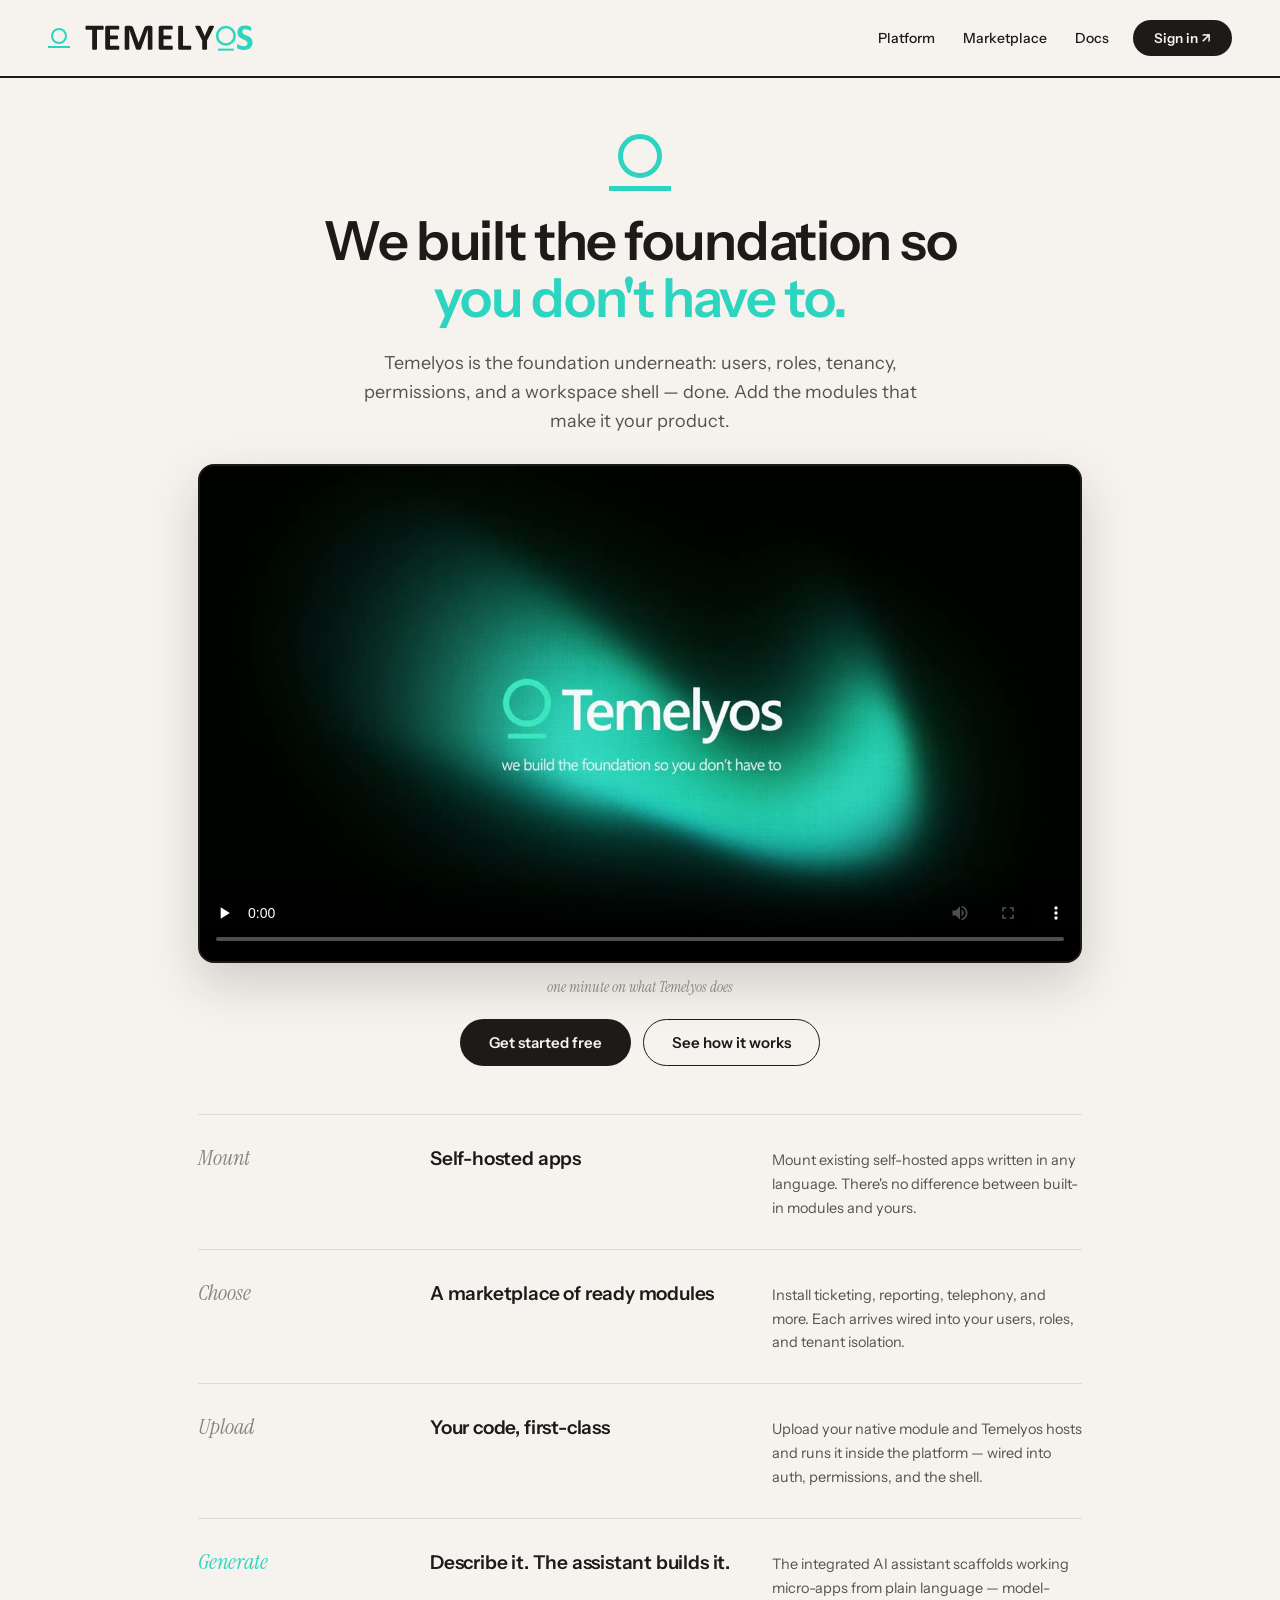
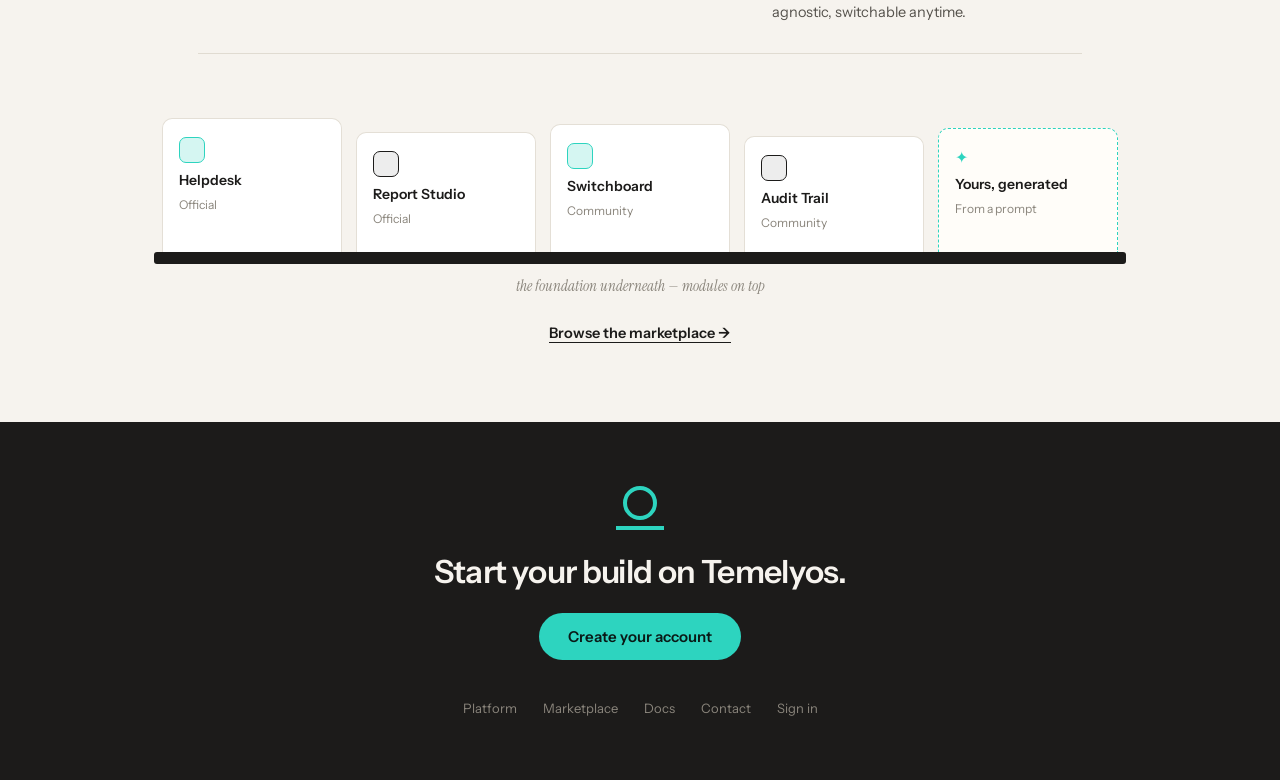
<file: index.html>
<!DOCTYPE html>
<html lang="en">
<head>
<meta charset="utf-8">
<meta name="viewport" content="width=device-width, initial-scale=1">
<link rel="icon" type="image/svg+xml" href="/favicon.svg">
<title>Temelyos — We built the foundation so you don’t have to</title>
<meta name="description" content="Temelyos is the enterprise application foundation: users, roles, tenancy, permissions, and a workspace shell — done. Add the modules that make it your product.">
<link rel="preconnect" href="https://fonts.googleapis.com">
<link href="https://fonts.googleapis.com/css2?family=Instrument+Sans:wght@400;500;600;700&amp;family=Instrument+Serif:ital@0;1&amp;display=swap" rel="stylesheet">
<link rel="stylesheet" href="assets/site.css">
</head>
<body>
<div class="wrap" data-screen-label="Home">

  <!-- nav -->
  <div class="nav">
    <a href="index.html" class="nav-brand">
      <span style="display:flex;flex-direction:column;align-items:center"><span style="width:16px;height:16px;border-radius:50%;border:2.5px solid #2DD4BF;display:block"></span><span style="width:22px;height:2.5px;background:#2DD4BF;display:block;margin-top:2px"></span></span>
      <img id="nav-logo" src="assets/logo-animated.svg" alt="Temelyos" style="height:32px;display:block">
      <script>if(document.referrer.indexOf(location.origin)==0&&performance.getEntriesByType("navigation")[0].type!="reload")document.getElementById("nav-logo").src="assets/logo.svg"</script>
    </a>
    <div class="nav-links">
      <a href="platform.html">Platform</a>
      <a href="marketplace.html">Marketplace</a>
      <a href="docs.html">Docs</a>
    </div>
    <a href="sign-in.html" class="btn btn--dark btn--sm nav-cta">Sign in ↗</a>
  </div>

  <!-- hero -->
  <div class="hero hero--video">
    <div style="display:flex;flex-direction:column;align-items:center">
      <span style="width:44px;height:44px;border-radius:50%;border:5px solid #2DD4BF;display:block"></span>
      <span style="width:62px;height:5px;background:#2DD4BF;display:block;margin-top:8px"></span>
    </div>
    <h1 class="h1 h1--lg" style="max-width:720px">We built the foundation so <span style="color:#2DD4BF">you don't have to.</span></h1>
    <p class="lede" style="max-width:560px">Temelyos is the foundation underneath: users, roles, tenancy, permissions, and a workspace shell — done. Add the modules that make it your product.</p>

    <figure class="hero-video">
      <video controls playsinline preload="none" width="1920" height="1080" onended="this.currentTime = 0"
             poster="assets/explainer-poster.jpg">
        <source src="assets/explainer.mp4" type="video/mp4">
        Your browser can't play this video. <a href="assets/explainer.mp4">Download it instead.</a>
      </video>
    </figure>
    <div class="serif-note" style="font-size:15px;margin-top:-8px">one minute on what Temelyos does</div>

    <div class="hero-actions">
      <a href="sign-in.html#signup" class="btn btn--dark">Get started free</a>
      <a href="platform.html" class="btn btn--outline">See how it works</a>
    </div>
  </div>

  <!-- pillars as rows -->
  <div class="container">
    <div class="pillar">
      <div class="pillar-label">Mount</div>
      <div class="pillar-title">Self-hosted apps</div>
      <div class="pillar-body">Mount existing self-hosted apps written in any language. There's no difference between built-in modules and yours.</div>
    </div>
    <div class="pillar">
      <div class="pillar-label">Choose</div>
      <div class="pillar-title">A marketplace of ready modules</div>
      <div class="pillar-body">Install ticketing, reporting, telephony, and more. Each arrives wired into your users, roles, and tenant isolation.</div>
    </div>
    <div class="pillar">
      <div class="pillar-label">Upload</div>
      <div class="pillar-title">Your code, first-class</div>
      <div class="pillar-body">Upload your native module and Temelyos hosts and runs it inside the platform — wired into auth, permissions, and the shell.</div>
    </div>
    <div class="pillar">
      <div class="pillar-label" style="color:#2DD4BF">Generate</div>
      <div class="pillar-title">Describe it. The assistant builds it.</div>
      <div class="pillar-body">The integrated AI assistant scaffolds working micro-apps from plain language — model-agnostic, switchable anytime.</div>
    </div>
  </div>

  <!-- module shelf sitting ON the baseline -->
  <div class="shelf">
    <div class="shelf-inner">
      <!-- Static fallback; replaced with live catalog modules on load (see script). -->
      <div class="shelf-grid" id="shelf-grid">
        <a class="shelf-card" href="marketplace.html">
          <span class="shelf-icon" style="background:#2DD4BF33;border-color:#2DD4BF"></span>
          <span class="shelf-name">Helpdesk</span>
          <span class="shelf-sub">Official</span>
        </a>
        <a class="shelf-card" href="marketplace.html" style="margin-top:14px">
          <span class="shelf-icon" style="background:#1C1B1A14;border-color:#1C1B1A"></span>
          <span class="shelf-name">Report Studio</span>
          <span class="shelf-sub">Official</span>
        </a>
        <a class="shelf-card" href="marketplace.html" style="margin-top:6px">
          <span class="shelf-icon" style="background:#2DD4BF33;border-color:#2DD4BF"></span>
          <span class="shelf-name">Switchboard</span>
          <span class="shelf-sub">Community</span>
        </a>
        <a class="shelf-card" href="marketplace.html" style="margin-top:18px">
          <span class="shelf-icon" style="background:#1C1B1A14;border-color:#1C1B1A"></span>
          <span class="shelf-name">Audit Trail</span>
          <span class="shelf-sub">Community</span>
        </a>
        <a class="shelf-card shelf-card--gen" href="https://marketplace.temelyos.com/marketplace/builder" style="margin-top:10px">
          <span style="font-size:16px;color:#2DD4BF">✦</span>
          <span class="shelf-name">Yours, generated</span>
          <span class="shelf-sub">From a prompt</span>
        </a>
      </div>
      <div style="height:12px;background:#1C1B1A;border-radius:3px"></div>
      <div class="serif-note" style="margin-top:12px;font-size:15px;text-align:center">the foundation underneath — modules on top</div>
    </div>
    <a href="marketplace.html" style="margin-top:28px;color:#1C1B1A;font-weight:600;font-size:14.5px;text-decoration:underline;text-underline-offset:4px">Browse the marketplace →</a>
  </div>

  <!-- CTA / footer -->
  <div class="cta">
    <div style="display:flex;flex-direction:column;align-items:center">
      <span style="width:34px;height:34px;border-radius:50%;border:4px solid #2DD4BF;display:block"></span>
      <span style="width:48px;height:4px;background:#2DD4BF;display:block;margin-top:6px"></span>
    </div>
    <div class="cta-title">Start your build on Temelyos.</div>
    <a href="sign-in.html#signup" class="btn btn--teal">Create your account</a>
    <div class="footer-links" style="margin-top:18px">
      <a href="platform.html">Platform</a>
      <a href="marketplace.html">Marketplace</a>
      <a href="docs.html">Docs</a>
      <a href="contact.html">Contact</a>
      <a href="sign-in.html">Sign in</a>
    </div>
  </div>
</div>

<script>
// Populate the module shelf from the live marketplace catalog (same source as
// marketplace.html). Progressive enhancement: the static shelf above stays as-is
// if the catalog is empty or unreachable.
(function () {
  var API = 'https://marketplace.temelyos.com';
  var grid = document.getElementById('shelf-grid');
  if (!grid) return;
  var STAGGER = [0, 14, 6, 18, 10];   // the shelf's varied resting heights

  function esc(s) {
    return String(s == null ? '' : s).replace(/[&<>"']/g, function (c) {
      return { '&': '&amp;', '<': '&lt;', '>': '&gt;', '"': '&quot;', "'": '&#39;' }[c];
    });
  }
  function iconHtml(e) {
    return e.icon
      ? '<img class="shelf-icon" src="' + esc(API + e.icon) + '" alt="">'
      : '<span class="shelf-icon" style="background:#2DD4BF33;border-color:#2DD4BF"></span>';
  }
  // marketplace.html opens a module's detail from this slug (see its openFromHash).
  function slug(s) {
    return String(s == null ? '' : s).toLowerCase().replace(/[^a-z0-9]+/g, '-').replace(/^-|-$/g, '');
  }
  function cardHtml(e, i) {
    var cat = (e.categories && e.categories[0]) || '';
    return '<a class="shelf-card" href="marketplace.html#' + esc(slug(e.name)) +
      '" style="margin-top:' + STAGGER[i % STAGGER.length] + 'px">' +
      iconHtml(e) +
      '<span class="shelf-name">' + esc(e.name) + '</span>' +
      '<span class="shelf-sub">' + esc(cat) + '</span>' +
    '</a>';
  }
  function genCard(i) {
    return '<a class="shelf-card shelf-card--gen" href="' + API + '/marketplace/builder' +
      '" style="margin-top:' + STAGGER[i % STAGGER.length] + 'px">' +
      '<span style="font-size:16px;color:#2DD4BF">✦</span>' +
      '<span class="shelf-name">Yours, generated</span>' +
      '<span class="shelf-sub">From a prompt</span>' +
    '</a>';
  }

  fetch(API + '/api/public/marketplace')
    .then(function (r) { if (!r.ok) throw new Error(r.status); return r.json(); })
    .then(function (data) {
      var list = Array.isArray(data) ? data : [];
      if (!list.length) return;                        // empty -> keep the static shelf
      for (var i = list.length - 1; i > 0; i--) {      // Fisher-Yates shuffle
        var j = Math.floor(Math.random() * (i + 1));
        var t = list[i]; list[i] = list[j]; list[j] = t;
      }
      var picks = list.slice(0, 4);                    // up to 4 random modules
      grid.innerHTML = picks.map(cardHtml).join('') + genCard(picks.length);
    })
    .catch(function () { /* unreachable -> keep the static shelf */ });
})();
</script>
</body>
</html>
</file>
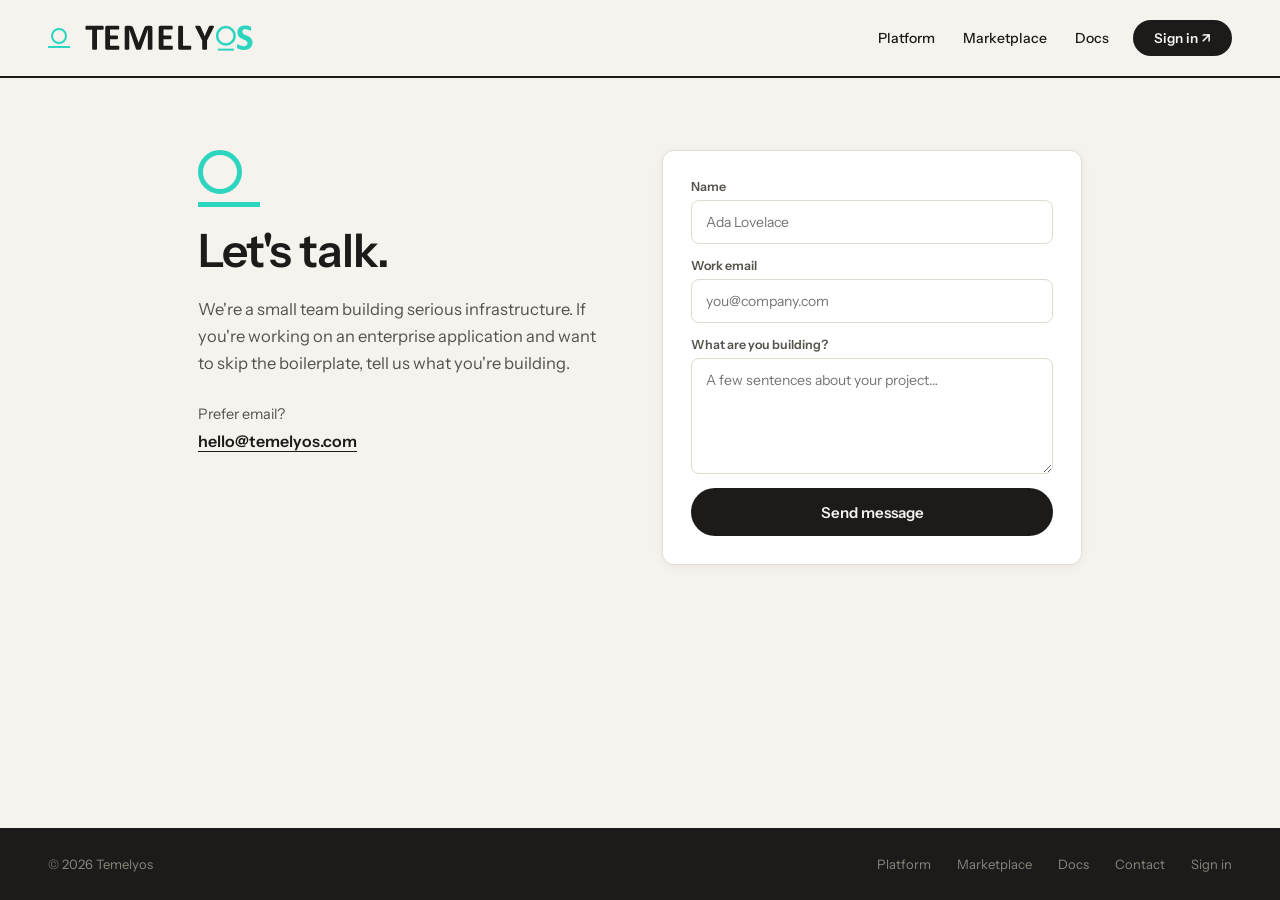
<file: contact.html>
<!DOCTYPE html>
<html lang="en">
<head>
<meta charset="utf-8">
<meta name="viewport" content="width=device-width, initial-scale=1">
<link rel="icon" type="image/svg+xml" href="/favicon.svg">
<title>Contact — Temelyos</title>
<meta name="description" content="Get in touch with the Temelyos team.">
<link rel="preconnect" href="https://fonts.googleapis.com">
<link href="https://fonts.googleapis.com/css2?family=Instrument+Sans:wght@400;500;600;700&family=Instrument+Serif:ital@0;1&display=swap" rel="stylesheet">
<link rel="stylesheet" href="assets/site.css">
</head>
<body>
<div class="wrap" style="display:flex;flex-direction:column">

  <!-- nav -->
  <div class="nav">
    <a href="index.html" class="nav-brand">
      <span style="display:flex;flex-direction:column;align-items:center"><span style="width:16px;height:16px;border-radius:50%;border:2.5px solid #2DD4BF;display:block"></span><span style="width:22px;height:2.5px;background:#2DD4BF;display:block;margin-top:2px"></span></span>
      <img id="nav-logo" src="assets/logo-animated.svg" alt="Temelyos" style="height:32px;display:block">
      <script>if(document.referrer.indexOf(location.origin)==0&&performance.getEntriesByType("navigation")[0].type!="reload")document.getElementById("nav-logo").src="assets/logo.svg"</script>
    </a>
    <div class="nav-links">
      <a href="platform.html">Platform</a>
      <a href="marketplace.html">Marketplace</a>
      <a href="docs.html">Docs</a>
    </div>
    <a href="sign-in.html" class="btn btn--dark btn--sm nav-cta">Sign in ↗</a>
  </div>

  <!-- body -->
  <div class="container contact-grid" style="flex:1;width:100%;padding-top:72px;padding-bottom:96px">
    <div style="display:flex;flex-direction:column;gap:20px">
      <div style="display:flex;flex-direction:column;align-items:flex-start">
        <span style="width:44px;height:44px;border-radius:50%;border:5px solid #2DD4BF;display:block"></span>
        <span style="width:62px;height:5px;background:#2DD4BF;display:block;margin-top:8px"></span>
      </div>
      <h1 class="h1">Let's talk.</h1>
      <p class="lede" style="font-size:16.5px;line-height:1.65;max-width:420px">We're a small team building serious infrastructure. If you're working on an enterprise application and want to skip the boilerplate, tell us what you're building.</p>
      <div style="display:flex;flex-direction:column;gap:8px;margin-top:8px">
        <div style="font-size:14.5px;color:#55524C">Prefer email?</div>
        <a href="mailto:hello@temelyos.com" style="font-size:16px;font-weight:600;color:#1C1B1A;text-decoration:underline;text-underline-offset:4px">hello@temelyos.com</a>
      </div>
    </div>

    <div>
      <div id="sent-view" class="card" style="display:none;padding:48px 32px;flex-direction:column;align-items:center;gap:14px;text-align:center">
        <span style="width:34px;height:34px;border-radius:50%;border:4px solid #2DD4BF;display:block"></span>
        <div style="font-size:22px;font-weight:600;letter-spacing:-.01em">Message sent.</div>
        <div style="font-size:14.5px;line-height:1.6;color:#55524C">Thanks for reaching out — we'll get back to you within a business day.</div>
        <span onclick="showForm(true)" style="font-size:13.5px;font-weight:600;text-decoration:underline;text-underline-offset:3px;cursor:pointer;margin-top:6px">Send another</span>
      </div>
      <form id="form-view" class="card" style="padding:28px;display:flex;flex-direction:column;gap:14px">
        <input type="hidden" name="access_key" value="fa11792c-8e5b-43f2-8f6b-77caa95dc113">
        <input type="hidden" name="subject" value="New contact form message — temelyos.com">
        <!-- honeypot: bots fill it, humans never see it -->
        <input type="checkbox" name="botcheck" style="display:none" tabindex="-1" autocomplete="off">
        <div class="field">
          <label>Name</label>
          <input class="input" name="name" placeholder="Ada Lovelace" required>
        </div>
        <div class="field">
          <label>Work email</label>
          <input class="input" name="email" type="email" placeholder="you@company.com" required>
        </div>
        <div class="field">
          <label>What are you building?</label>
          <textarea class="textarea" name="message" placeholder="A few sentences about your project…" rows="5" required></textarea>
        </div>
        <div id="form-error" style="display:none;font-size:13.5px;line-height:1.5;color:#B4361E"></div>
        <button type="submit" class="btn btn--dark" style="width:100%;height:48px">Send message</button>
      </form>
    </div>
  </div>

  <!-- footer -->
  <div class="site-footer">
    <div style="font-size:13px;color:#8A857C">© 2026 Temelyos</div>
    <div class="footer-links">
      <a href="platform.html">Platform</a>
      <a href="marketplace.html">Marketplace</a>
      <a href="docs.html">Docs</a>
      <a href="contact.html">Contact</a>
      <a href="sign-in.html">Sign in</a>
    </div>
  </div>
</div>

<script>
function showForm(show) {
  document.getElementById('form-view').style.display = show ? 'flex' : 'none';
  document.getElementById('sent-view').style.display = show ? 'none' : 'flex';
}

document.getElementById('form-view').addEventListener('submit', function (e) {
  e.preventDefault();
  var form = this, btn = form.querySelector('button'), err = document.getElementById('form-error');
  btn.disabled = true;
  btn.textContent = 'Sending…';
  err.style.display = 'none';
  fetch('https://api.web3forms.com/submit', { method: 'POST', body: new FormData(form) })
    .then(function (r) { return r.json(); })
    .then(function (data) {
      // a rejected submission comes back 200 with success:false, so check the body not the status
      if (!data.success) throw new Error(data.message);
      form.reset();
      showForm(false);
    })
    .catch(function (e) {
      // ponytail: no retry — the message stays in the form so nothing typed is lost
      console.error('contact form:', e.message);
      err.textContent = 'Something went wrong. Please email hello@temelyos.com directly.';
      err.style.display = 'block';
    })
    .then(function () { btn.disabled = false; btn.textContent = 'Send message'; });
});
</script>
</body>
</html>
</file>
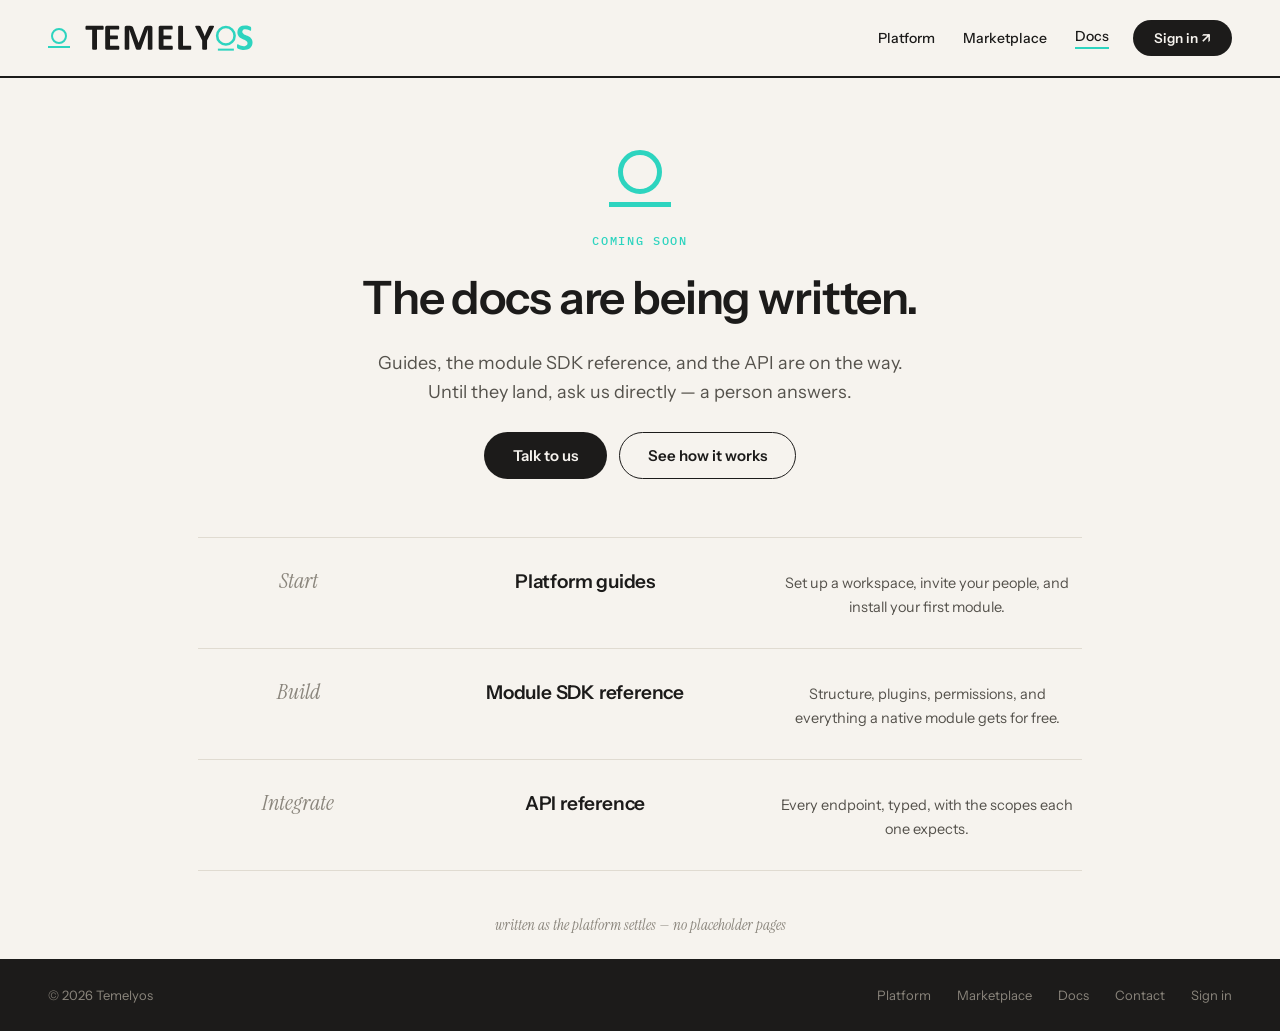
<file: docs.html>
<!DOCTYPE html>
<html lang="en">
<head>
<meta charset="utf-8">
<meta name="viewport" content="width=device-width, initial-scale=1">
<link rel="icon" type="image/svg+xml" href="/favicon.svg">
<title>Docs — Temelyos</title>
<meta name="description" content="The Temelyos documentation is being written: platform guides, the module SDK reference, and the API. Talk to us in the meantime.">
<link rel="preconnect" href="https://fonts.googleapis.com">
<link href="https://fonts.googleapis.com/css2?family=Instrument+Sans:wght@400;500;600;700&family=Instrument+Serif:ital@0;1&family=IBM+Plex+Mono:wght@400;500&display=swap" rel="stylesheet">
<link rel="stylesheet" href="assets/site.css">
</head>
<body>
<div class="wrap" data-screen-label="Docs" style="display:flex;flex-direction:column">

  <!-- nav -->
  <div class="nav">
    <a href="index.html" class="nav-brand">
      <span style="display:flex;flex-direction:column;align-items:center"><span style="width:16px;height:16px;border-radius:50%;border:2.5px solid #2DD4BF;display:block"></span><span style="width:22px;height:2.5px;background:#2DD4BF;display:block;margin-top:2px"></span></span>
      <img id="nav-logo" src="assets/logo-animated.svg" alt="Temelyos" style="height:32px;display:block">
      <script>if(document.referrer.indexOf(location.origin)==0&&performance.getEntriesByType("navigation")[0].type!="reload")document.getElementById("nav-logo").src="assets/logo.svg"</script>
    </a>
    <div class="nav-links">
      <a href="platform.html">Platform</a>
      <a href="marketplace.html">Marketplace</a>
      <a href="docs.html" class="is-active">Docs</a>
    </div>
    <a href="sign-in.html" class="btn btn--dark btn--sm nav-cta">Sign in ↗</a>
  </div>

  <!-- hero -->
  <div class="hero" style="flex:1;padding-bottom:24px">
    <div style="display:flex;flex-direction:column;align-items:center">
      <span style="width:44px;height:44px;border-radius:50%;border:5px solid #2DD4BF;display:block"></span>
      <span style="width:62px;height:5px;background:#2DD4BF;display:block;margin-top:8px"></span>
    </div>
    <span class="eyebrow eyebrow--teal">COMING SOON</span>
    <h1 class="h1" style="max-width:640px">The docs are being written.</h1>
    <p class="lede" style="max-width:540px">Guides, the module SDK reference, and the API are on the way. Until they land, ask us directly — a person answers.</p>
    <div class="hero-actions">
      <a href="contact.html" class="btn btn--dark">Talk to us</a>
      <a href="platform.html" class="btn btn--outline">See how it works</a>
    </div>

    <div class="container" style="width:100%;margin-top:32px">
      <div class="pillar">
        <div class="pillar-label">Start</div>
        <div class="pillar-title">Platform guides</div>
        <div class="pillar-body">Set up a workspace, invite your people, and install your first module.</div>
      </div>
      <div class="pillar">
        <div class="pillar-label">Build</div>
        <div class="pillar-title">Module SDK reference</div>
        <div class="pillar-body">Structure, plugins, permissions, and everything a native module gets for free.</div>
      </div>
      <div class="pillar">
        <div class="pillar-label">Integrate</div>
        <div class="pillar-title">API reference</div>
        <div class="pillar-body">Every endpoint, typed, with the scopes each one expects.</div>
      </div>
    </div>
    <div class="serif-note" style="font-size:15px;margin-top:18px">written as the platform settles — no placeholder pages</div>
  </div>

  <!-- footer -->
  <div class="site-footer">
    <div style="font-size:13px;color:#8A857C">© 2026 Temelyos</div>
    <div class="footer-links">
      <a href="platform.html">Platform</a>
      <a href="marketplace.html">Marketplace</a>
      <a href="docs.html">Docs</a>
      <a href="contact.html">Contact</a>
      <a href="sign-in.html">Sign in</a>
    </div>
  </div>
</div>
</body>
</html>
</file>
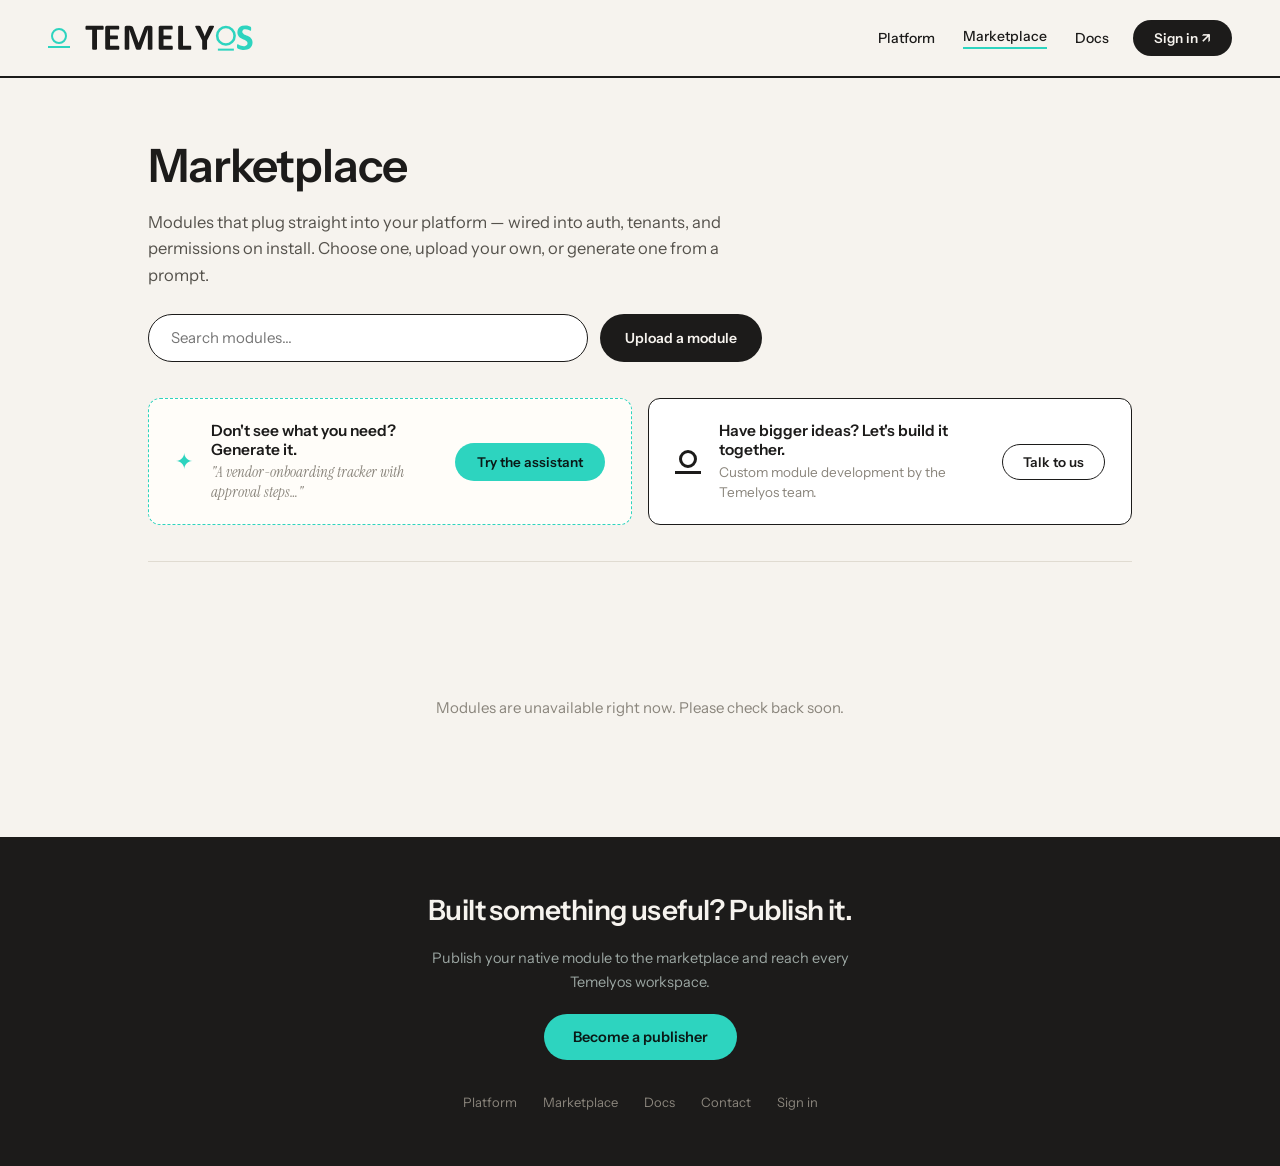
<file: marketplace.html>
<!DOCTYPE html>
<html lang="en">
<head>
<meta charset="utf-8">
<meta name="viewport" content="width=device-width, initial-scale=1">
<link rel="icon" type="image/svg+xml" href="/favicon.svg">
<title>Marketplace — Temelyos</title>
<meta name="description" content="Modules that plug straight into your platform — choose one, upload your own, or generate one from a prompt.">
<link rel="preconnect" href="https://fonts.googleapis.com">
<link href="https://fonts.googleapis.com/css2?family=Instrument+Sans:wght@400;500;600;700&family=Instrument+Serif:ital@0;1&family=IBM+Plex+Mono:wght@400;500&display=swap" rel="stylesheet">
<link rel="stylesheet" href="assets/site.css">
<style>
.chip{padding:8px 16px;border-radius:99px;font-size:13.5px;font-weight:600;cursor:pointer;border:1.5px solid #D8D2C7;background:transparent;color:#55524C;font-family:'Instrument Sans',sans-serif}
.chip.active{background:#1C1B1A;color:#F6F3EE;border-color:#1C1B1A}
.chip:disabled{opacity:.35;cursor:default}
.mcard{background:#FFFFFF;border:1px solid #E4DFD6;border-radius:12px;padding:24px;display:flex;flex-direction:column;gap:12px;transition:border-color .15s,box-shadow .15s}
.mcard:hover{border-color:#1C1B1A;box-shadow:0 6px 18px rgba(28,27,26,.08)}
.viewbtn{font-size:13px;font-weight:600;text-decoration:underline;text-underline-offset:3px;cursor:pointer;background:none;border:none;color:#1C1B1A;font-family:'Instrument Sans',sans-serif;padding:0}
</style>
</head>
<body>
<div class="wrap">

  <!-- nav -->
  <div class="nav">
    <a href="index.html" class="nav-brand">
      <span style="display:flex;flex-direction:column;align-items:center"><span style="width:16px;height:16px;border-radius:50%;border:2.5px solid #2DD4BF;display:block"></span><span style="width:22px;height:2.5px;background:#2DD4BF;display:block;margin-top:2px"></span></span>
      <img id="nav-logo" src="assets/logo-animated.svg" alt="Temelyos" style="height:32px;display:block">
      <script>if(document.referrer.indexOf(location.origin)==0&&performance.getEntriesByType("navigation")[0].type!="reload")document.getElementById("nav-logo").src="assets/logo.svg"</script>
    </a>
    <div class="nav-links">
      <a href="platform.html">Platform</a>
      <a href="marketplace.html" class="is-active">Marketplace</a>
      <a href="docs.html">Docs</a>
    </div>
    <a href="sign-in.html" class="btn btn--dark btn--sm nav-cta">Sign in ↗</a>
  </div>

  <!-- header -->
  <div class="container container--wide" style="padding-top:64px;padding-bottom:36px;display:flex;flex-direction:column;gap:18px">
    <h1 class="h1">Marketplace</h1>
    <p class="lede" style="font-size:16.5px">Modules that plug straight into your platform — wired into auth, tenants, and permissions on install. Choose one, upload your own, or generate one from a prompt.</p>
    <div class="search-row">
      <input id="q" placeholder="Search modules…" style="flex:1;max-width:440px;height:48px;border:1.5px solid #1C1B1A;border-radius:99px;padding:0 22px;font-size:15px;font-family:'Instrument Sans',sans-serif;background:#FFFFFF;color:#1C1B1A;outline:none">
      <a href="sign-in.html#signup" class="btn btn--dark btn--tall" style="font-size:14px">Upload a module</a>
    </div>
  </div>

  <!-- generate + custom build panels -->
  <div class="container container--wide panels" style="padding-bottom:36px">
    <div style="border:1.5px dashed #2DD4BF;background:#FFFDF9;border-radius:12px;padding:22px 26px;display:flex;align-items:center;gap:18px">
      <span style="font-size:22px;color:#2DD4BF;flex:none">✦</span>
      <div style="flex:1;display:flex;flex-direction:column;gap:3px">
        <div style="font-weight:600;font-size:15.5px">Don't see what you need? Generate it.</div>
        <div style="color:#8A857C;font-style:italic;font-family:'Instrument Serif',serif;font-size:15px">"A vendor-onboarding tracker with approval steps…"</div>
      </div>
      <a href="https://marketplace.temelyos.com/marketplace/builder" style="background:#2DD4BF;color:#0A1A17;padding:11px 22px;border-radius:99px;font-weight:600;font-size:13.5px;flex:none;text-decoration:none">Try the assistant</a>
    </div>
    <div style="border:1.5px solid #1C1B1A;background:#FFFFFF;border-radius:12px;padding:22px 26px;display:flex;align-items:center;gap:18px">
      <span style="display:flex;flex-direction:column;align-items:center;flex:none"><span style="width:18px;height:18px;border-radius:50%;border:3px solid #1C1B1A;display:block"></span><span style="width:26px;height:3px;background:#1C1B1A;display:block;margin-top:3px"></span></span>
      <div style="flex:1;display:flex;flex-direction:column;gap:3px">
        <div style="font-weight:600;font-size:15.5px">Have bigger ideas? Let's build it together.</div>
        <div style="font-size:13.5px;color:#8A857C;line-height:1.5">Custom module development by the Temelyos team.</div>
      </div>
      <a href="contact.html" class="btn btn--outline btn--sm" style="font-size:13.5px">Talk to us</a>
    </div>
  </div>

  <!-- filters + grid -->
  <div class="container container--wide" style="padding-bottom:72px;display:flex;flex-direction:column;gap:22px">
    <div id="listTop" style="display:flex;justify-content:space-between;align-items:center;gap:12px;border-top:1px solid #E0DBD1;padding-top:22px;flex-wrap:wrap;scroll-margin-top:20px">
      <div id="chips" style="display:flex;gap:8px;flex-wrap:wrap"></div>
      <div id="count" style="font-size:13px;color:#8A857C"></div>
    </div>

    <!-- Module cards are rendered here from the public marketplace catalog. -->
    <div id="grid" class="module-grid"></div>

    <div id="pager" style="display:flex;gap:8px;justify-content:center;flex-wrap:wrap"></div>

    <div id="status" style="text-align:center;padding:48px;color:#8A857C;font-size:15px">Loading modules…</div>
    <div id="empty" style="display:none;text-align:center;padding:48px;color:#8A857C;font-size:15px">No modules match your search — try the assistant and generate it instead.</div>
  </div>

  <!-- CTA / footer -->
  <div class="cta" style="padding-top:56px;padding-bottom:56px;gap:20px">
    <div class="cta-title" style="font-size:28px">Built something useful? Publish it.</div>
    <div style="font-size:14.5px;color:#9BA6A2;max-width:480px;line-height:1.6">Publish your native module to the marketplace and reach every Temelyos workspace.</div>
    <a href="sign-in.html#signup" class="btn btn--teal" style="padding:13px 28px;font-size:14.5px">Become a publisher</a>
    <div class="footer-links" style="margin-top:14px">
      <a href="platform.html">Platform</a>
      <a href="marketplace.html">Marketplace</a>
      <a href="docs.html">Docs</a>
      <a href="contact.html">Contact</a>
      <a href="sign-in.html">Sign in</a>
    </div>
  </div>

  <!-- module detail modal (populated from the catalog on View) -->
  <div id="modal" style="display:none;position:fixed;inset:0;background:rgba(28,27,26,.55);z-index:50;align-items:center;justify-content:center;padding:24px">
    <div style="background:#FFFFFF;border-radius:16px;max-width:720px;width:100%;max-height:85vh;overflow:auto;padding:32px;box-sizing:border-box;position:relative">
      <button id="modalClose" aria-label="Close" style="position:absolute;top:16px;right:18px;background:none;border:none;font-size:24px;line-height:1;cursor:pointer;color:#8A857C">×</button>
      <div style="display:flex;align-items:center;gap:12px;margin-bottom:8px">
        <span id="modalIcon"></span>
        <span style="font:500 10px 'IBM Plex Mono',monospace;letter-spacing:.06em;padding:4px 9px;border-radius:99px;background:#1C1B1A;color:#F6F3EE">OFFICIAL</span>
        <span id="modalVer" style="font:400 12px 'IBM Plex Mono',monospace;color:#8A857C"></span>
      </div>
      <h2 id="modalTitle" style="margin:6px 0 4px;font-size:26px;font-weight:600;letter-spacing:-.02em"></h2>
      <div id="modalTagline" style="font-size:15px;color:#55524C;margin-bottom:16px"></div>
      <a href="sign-in.html#signup" style="display:inline-flex;align-items:center;background:#1C1B1A;color:#F6F3EE;padding:11px 22px;border-radius:99px;font-weight:600;font-size:14px;text-decoration:none;margin-bottom:20px">Get this module →</a>
      <div id="modalShots" style="display:flex;gap:12px;overflow-x:auto;margin-bottom:18px"></div>
      <div style="font:600 12px 'IBM Plex Mono',monospace;color:#8A857C;letter-spacing:.05em;margin-bottom:6px">ABOUT</div>
      <div id="modalDesc" style="font-size:14.5px;line-height:1.65;color:#1C1B1A;white-space:pre-wrap"></div>
    </div>
  </div>

</div>

<script>
(function () {
  // The app that serves the public catalog. Not deployed yet — pending.
  var API_ORIGIN = 'https://marketplace.temelyos.com';
  var CATALOG_URL = API_ORIGIN + '/api/public/marketplace';

  var grid = document.getElementById('grid');
  var chipsWrap = document.getElementById('chips');
  var q = document.getElementById('q');
  var count = document.getElementById('count');
  var empty = document.getElementById('empty');
  var status = document.getElementById('status');
  var modal = document.getElementById('modal');
  var pager = document.getElementById('pager');

  var all = [];   // fetched catalog entries, each tagged with a stable index `_i`
  var cat = 'All';
  var PAGE = 6;
  var page = 1;

  function esc(s) {
    return String(s == null ? '' : s).replace(/[&<>"']/g, function (c) {
      return { '&': '&amp;', '<': '&lt;', '>': '&gt;', '"': '&quot;', "'": '&#39;' }[c];
    });
  }

  // Catalog media fields are origin-relative paths (e.g. /api/public/marketplace/media/<id>).
  function media(path) { return path ? API_ORIGIN + path : ''; }

  function iconHtml(e, size) {
    var s = size || 34;
    if (e.icon) {
      return '<img src="' + esc(media(e.icon)) + '" alt="" style="width:' + s + 'px;height:' + s +
        'px;border-radius:9px;object-fit:cover;border:1.5px solid #E4DFD6">';
    }
    var letter = (e.name || '?').trim().charAt(0).toUpperCase() || '?';
    return '<span style="width:' + s + 'px;height:' + s +
      'px;border-radius:9px;background:#1C1B1A0F;border:1.5px solid #1C1B1A;display:flex;align-items:center;justify-content:center;font-size:15px;font-weight:600;color:#1C1B1A">' +
      esc(letter) + '</span>';
  }

  function cardHtml(e) {
    var category = (e.categories && e.categories[0]) || '';
    var desc = e.tagline || e.description || '';
    return '' +
      '<div class="mcard">' +
        '<div style="display:flex;justify-content:space-between;align-items:flex-start">' +
          iconHtml(e) +
          '<span style="font:500 10px \'IBM Plex Mono\',monospace;letter-spacing:.06em;padding:4px 9px;border-radius:99px;background:#1C1B1A;color:#F6F3EE;border:1px solid #1C1B1A">OFFICIAL</span>' +
        '</div>' +
        '<div style="display:flex;flex-direction:column;gap:5px">' +
          '<div style="font-weight:600;font-size:17px;letter-spacing:-.01em">' + esc(e.name) + '</div>' +
          (desc ? '<div style="font-size:13.5px;line-height:1.55;color:#55524C">' + esc(desc) + '</div>' : '') +
        '</div>' +
        '<div style="display:flex;justify-content:space-between;align-items:center;margin-top:auto;padding-top:10px;border-top:1px solid #F0EDE6">' +
          '<span style="font:400 11.5px \'IBM Plex Mono\',monospace;color:#8A857C">' + esc(category) + '</span>' +
          '<button class="viewbtn" data-i="' + e._i + '">View</button>' +
        '</div>' +
      '</div>';
  }

  function matches(e) {
    var okCat = cat === 'All' || (e.categories || []).indexOf(cat) !== -1;
    var query = q.value.toLowerCase().trim();
    if (!query) return okCat;
    var text = ((e.name || '') + ' ' + (e.tagline || '') + ' ' + (e.description || '') + ' ' +
      (e.categories || []).join(' ')).toLowerCase();
    return okCat && text.indexOf(query) !== -1;
  }

  // ponytail: every page number is rendered — add ellipsis if the catalog ever passes ~15 pages.
  function pagerHtml(pages) {
    if (pages < 2) return '';
    var html = '<button class="chip" data-page="' + (page - 1) + '"' + (page === 1 ? ' disabled' : '') + '>‹</button>';
    for (var n = 1; n <= pages; n++) {
      html += '<button class="chip' + (n === page ? ' active' : '') + '" data-page="' + n + '">' + n + '</button>';
    }
    return html + '<button class="chip" data-page="' + (page + 1) + '"' + (page === pages ? ' disabled' : '') + '>›</button>';
  }

  function render() {
    var list = all.filter(matches);
    var pages = Math.max(1, Math.ceil(list.length / PAGE));
    if (page > pages) page = pages;
    grid.innerHTML = list.slice((page - 1) * PAGE, page * PAGE).map(cardHtml).join('');
    count.textContent = list.length + (list.length === 1 ? ' module' : ' modules');
    empty.style.display = list.length ? 'none' : 'block';
    pager.innerHTML = pagerHtml(pages);
  }

  // Any filter/search change starts over at page one.
  function apply() { page = 1; render(); }

  function renderChips() {
    var cats = [];
    all.forEach(function (e) {
      (e.categories || []).forEach(function (c) { if (cats.indexOf(c) === -1) cats.push(c); });
    });
    cats.sort();
    var names = ['All'].concat(cats);
    chipsWrap.innerHTML = names.map(function (name) {
      return '<button class="chip' + (name === cat ? ' active' : '') + '" data-cat="' + esc(name) + '">' + esc(name) + '</button>';
    }).join('');
  }

  function openModal(e) {
    document.getElementById('modalIcon').innerHTML = iconHtml(e, 40);
    document.getElementById('modalVer').textContent = e.latestVersion || '';
    document.getElementById('modalTitle').textContent = e.name || '';
    document.getElementById('modalTagline').textContent = e.tagline || '';
    document.getElementById('modalShots').innerHTML = (e.screenshots || []).map(function (p) {
      return '<img src="' + esc(media(p)) + '" alt="" style="height:220px;max-width:100%;border-radius:10px;border:1px solid #E4DFD6;object-fit:cover">';
    }).join('');
    document.getElementById('modalDesc').textContent = e.description || 'No description provided yet.';
    modal.style.display = 'flex';
  }

  function closeModal() {
    modal.style.display = 'none';
    // Drop the deep-link fragment so a refresh or a share doesn't reopen the panel.
    if (location.hash) history.replaceState(null, '', location.pathname + location.search);
  }

  // Homepage shelf cards deep-link here as marketplace.html#<module-slug>.
  function slug(s) {
    return String(s == null ? '' : s).toLowerCase().replace(/[^a-z0-9]+/g, '-').replace(/^-|-$/g, '');
  }
  function openFromHash() {
    var want = slug(decodeURIComponent(location.hash.slice(1)));
    if (!want) return;
    for (var i = 0; i < all.length; i++) {
      if (slug(all[i].name) === want) { openModal(all[i]); return; }
    }
  }

  // --- events (delegated so they survive re-render) ---
  chipsWrap.addEventListener('click', function (ev) {
    var btn = ev.target.closest('.chip');
    if (!btn) return;
    cat = btn.getAttribute('data-cat');
    var cs = chipsWrap.querySelectorAll('.chip');
    for (var i = 0; i < cs.length; i++) cs[i].classList.toggle('active', cs[i] === btn);
    apply();
  });

  grid.addEventListener('click', function (ev) {
    var btn = ev.target.closest('.viewbtn');
    if (!btn) return;
    var e = all[Number(btn.getAttribute('data-i'))];
    if (e) openModal(e);
  });

  pager.addEventListener('click', function (ev) {
    var btn = ev.target.closest('.chip');
    if (!btn || btn.disabled) return;
    page = Number(btn.getAttribute('data-page'));
    render();
    // Top of the list section, so the filters and count stay in view — not the first card's edge.
    document.getElementById('listTop').scrollIntoView({ behavior: 'smooth', block: 'start' });
  });

  q.addEventListener('input', apply);
  document.getElementById('modalClose').addEventListener('click', closeModal);
  modal.addEventListener('click', function (ev) { if (ev.target === modal) closeModal(); });
  document.addEventListener('keydown', function (ev) { if (ev.key === 'Escape') closeModal(); });

  // --- load ---
  fetch(CATALOG_URL)
    .then(function (r) { if (!r.ok) throw new Error(r.status); return r.json(); })
    .then(function (data) {
      all = (Array.isArray(data) ? data : []).map(function (e, i) { e._i = i; return e; });
      status.style.display = 'none';
      renderChips();
      apply();
      openFromHash();
    })
    .catch(function () {
      status.textContent = 'Modules are unavailable right now. Please check back soon.';
      count.textContent = '';
    });
})();
</script>
</body>
</html>
</file>
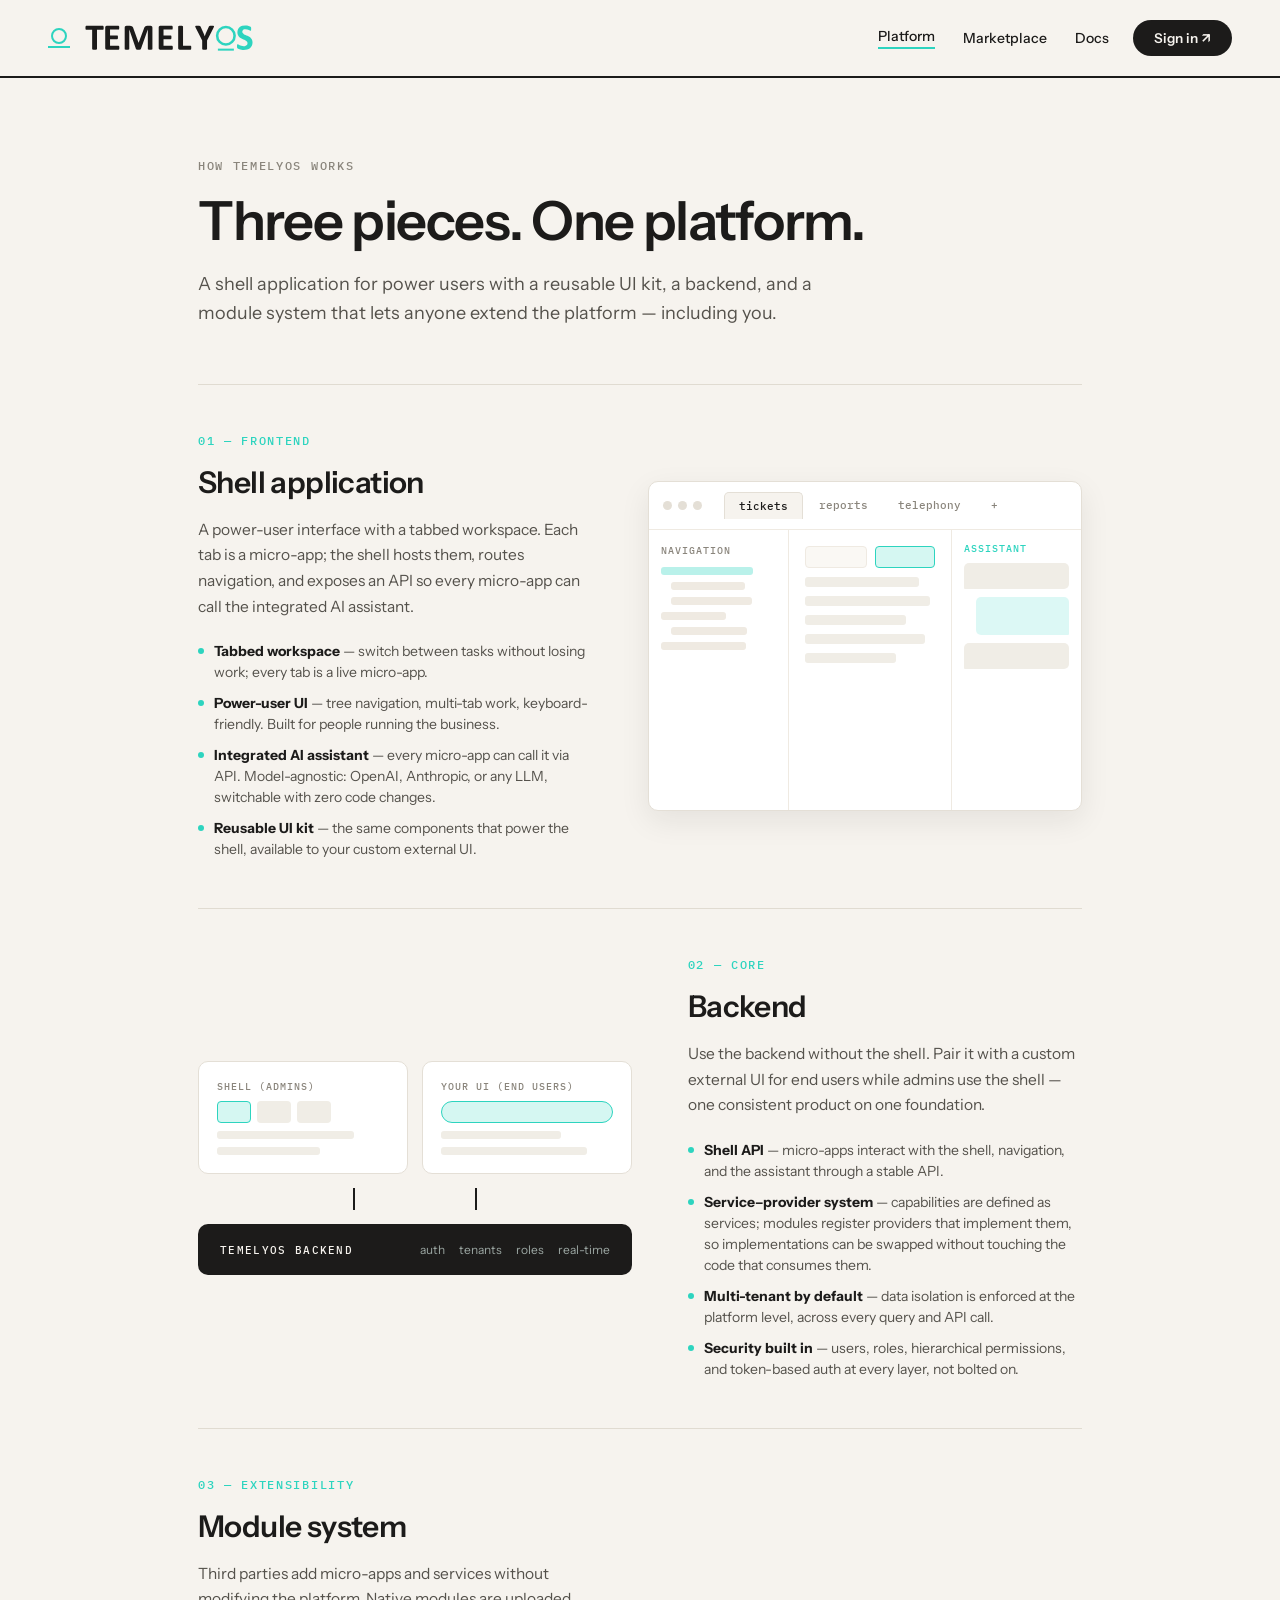
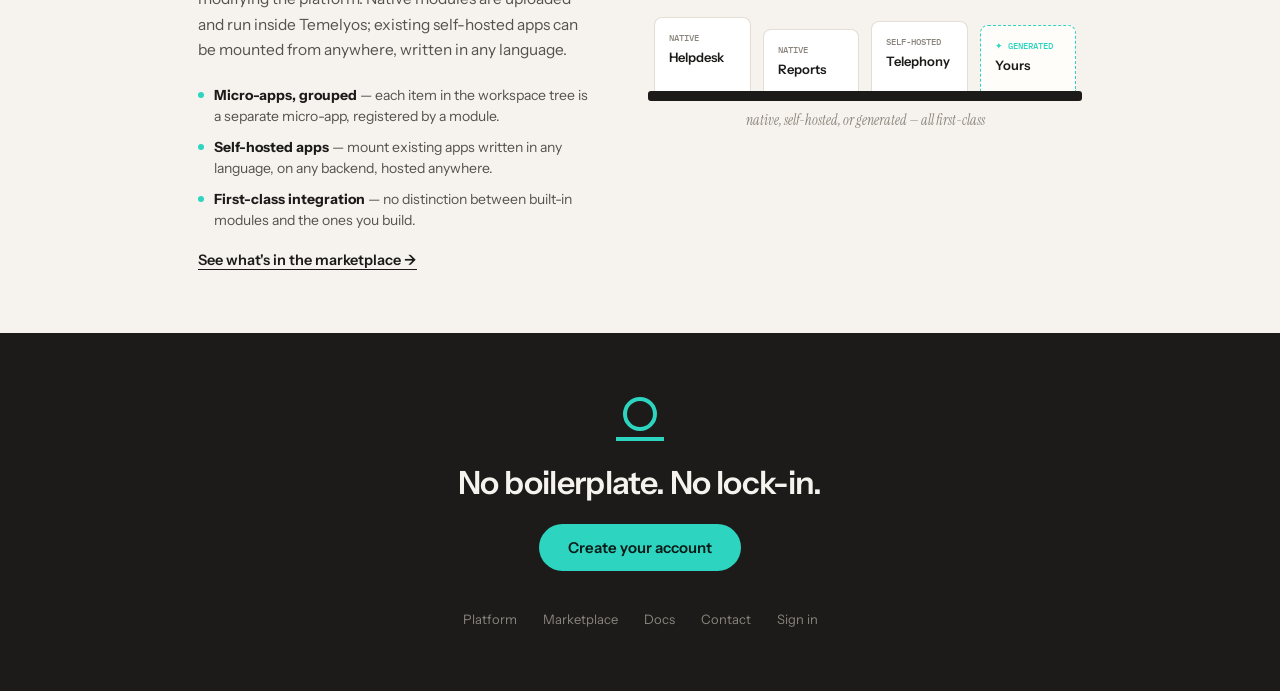
<file: platform.html>
<!DOCTYPE html>
<html lang="en">
<head>
<meta charset="utf-8">
<meta name="viewport" content="width=device-width, initial-scale=1">
<link rel="icon" type="image/svg+xml" href="/favicon.svg">
<title>Platform — Temelyos</title>
<meta name="description" content="How Temelyos works: a shell application for power users with a reusable UI kit, a backend, and a module system.">
<link rel="preconnect" href="https://fonts.googleapis.com">
<link href="https://fonts.googleapis.com/css2?family=Instrument+Sans:wght@400;500;600;700&amp;family=Instrument+Serif:ital@0;1&amp;family=IBM+Plex+Mono:wght@400;500&amp;display=swap" rel="stylesheet">
<link rel="stylesheet" href="assets/site.css">
</head>
<body>
<div class="wrap" data-screen-label="Platform">

  <!-- nav -->
  <div class="nav">
    <a href="index.html" class="nav-brand">
      <span style="display:flex;flex-direction:column;align-items:center"><span style="width:16px;height:16px;border-radius:50%;border:2.5px solid #2DD4BF;display:block"></span><span style="width:22px;height:2.5px;background:#2DD4BF;display:block;margin-top:2px"></span></span>
      <img id="nav-logo" src="assets/logo-animated.svg" alt="Temelyos" style="height:32px;display:block">
      <script>if(document.referrer.indexOf(location.origin)==0&&performance.getEntriesByType("navigation")[0].type!="reload")document.getElementById("nav-logo").src="assets/logo.svg"</script>
    </a>
    <div class="nav-links">
      <a href="platform.html" class="is-active">Platform</a>
      <a href="marketplace.html">Marketplace</a>
      <a href="docs.html">Docs</a>
    </div>
    <a href="sign-in.html" class="btn btn--dark btn--sm nav-cta">Sign in ↗</a>
  </div>

  <!-- hero -->
  <div class="container" style="padding-top:80px;padding-bottom:56px;display:flex;flex-direction:column;gap:20px">
    <div class="eyebrow">HOW TEMELYOS WORKS</div>
    <h1 class="h1 h1--lg" style="max-width:700px">Three pieces. One platform.</h1>
    <p class="lede" style="max-width:620px">A shell application for power users with a reusable UI kit, a backend, and a module system that lets anyone extend the platform — including you.</p>
  </div>

  <div class="container">

    <!-- 01 shell -->
    <div class="split">
      <div class="split-text">
        <div class="eyebrow eyebrow--teal">01 — FRONTEND</div>
        <div class="section-title">Shell application</div>
        <div style="font-size:15.5px;line-height:1.65;color:#55524C">A power-user interface with a tabbed workspace. Each tab is a micro-app; the shell hosts them, routes navigation, and exposes an API so every micro-app can call the integrated AI assistant.</div>
        <div class="bullets">
          <div class="bullet"><span class="dot"></span><span><strong>Tabbed workspace</strong> — switch between tasks without losing work; every tab is a live micro-app.</span></div>
          <div class="bullet"><span class="dot"></span><span><strong>Power-user UI</strong> — tree navigation, multi-tab work, keyboard-friendly. Built for people running the business.</span></div>
          <div class="bullet"><span class="dot"></span><span><strong>Integrated AI assistant</strong> — every micro-app can call it via API. Model-agnostic: OpenAI, Anthropic, or any LLM, switchable with zero code changes.</span></div>
          <div class="bullet"><span class="dot"></span><span><strong>Reusable UI kit</strong> — the same components that power the shell, available to your custom external UI.</span></div>
        </div>
      </div>
      <!-- light shell mock -->
      <div class="mock">
        <div style="display:flex;align-items:center;gap:6px;padding:10px 14px;border-bottom:1px solid #EFEAE2">
          <span style="width:9px;height:9px;border-radius:50%;background:#E4DFD6"></span><span style="width:9px;height:9px;border-radius:50%;background:#E4DFD6"></span><span style="width:9px;height:9px;border-radius:50%;background:#E4DFD6"></span>
          <div style="display:flex;gap:2px;margin-left:16px">
            <span style="font:500 11px 'IBM Plex Mono',monospace;padding:6px 14px;background:#F6F3EE;color:#1C1B1A;border-radius:5px 5px 0 0;border:1px solid #E4DFD6;border-bottom:none">tickets</span>
            <span style="font:500 11px 'IBM Plex Mono',monospace;padding:6px 14px;color:#8A857C">reports</span>
            <span style="font:500 11px 'IBM Plex Mono',monospace;padding:6px 14px;color:#8A857C">telephony</span>
            <span style="font:500 11px 'IBM Plex Mono',monospace;padding:6px 14px;color:#8A857C">+</span>
          </div>
        </div>
        <div class="shell-mock">
          <div style="border-right:1px solid #EFEAE2;padding:14px 12px;display:flex;flex-direction:column;gap:10px">
            <div style="font:500 9.5px 'IBM Plex Mono',monospace;color:#8A857C;letter-spacing:.1em">NAVIGATION</div>
            <div style="display:flex;flex-direction:column;gap:7px">
              <span style="height:8px;width:80%;background:#2DD4BF55;border-radius:3px"></span>
              <span style="height:8px;width:64%;background:#EFEAE2;border-radius:3px;margin-left:10px"></span>
              <span style="height:8px;width:70%;background:#EFEAE2;border-radius:3px;margin-left:10px"></span>
              <span style="height:8px;width:56%;background:#EFEAE2;border-radius:3px"></span>
              <span style="height:8px;width:66%;background:#EFEAE2;border-radius:3px;margin-left:10px"></span>
              <span style="height:8px;width:74%;background:#EFEAE2;border-radius:3px"></span>
            </div>
          </div>
          <div style="padding:16px;display:flex;flex-direction:column;gap:9px">
            <div style="display:flex;gap:8px">
              <span style="height:22px;flex:1;background:#FAF8F4;border:1px solid #EFEAE2;border-radius:4px"></span>
              <span style="height:22px;width:60px;background:#2DD4BF33;border:1px solid #2DD4BF;border-radius:4px"></span>
            </div>
            <span style="height:10px;width:88%;background:#F0EDE6;border-radius:3px"></span>
            <span style="height:10px;width:96%;background:#F0EDE6;border-radius:3px"></span>
            <span style="height:10px;width:78%;background:#F0EDE6;border-radius:3px"></span>
            <span style="height:10px;width:92%;background:#F0EDE6;border-radius:3px"></span>
            <span style="height:10px;width:70%;background:#F0EDE6;border-radius:3px"></span>
          </div>
          <div style="border-left:1px solid #EFEAE2;padding:12px;display:flex;flex-direction:column;gap:8px">
            <div style="font:500 9.5px 'IBM Plex Mono',monospace;color:#2DD4BF;letter-spacing:.1em">ASSISTANT</div>
            <span style="height:26px;background:#F0EDE6;border-radius:5px 5px 5px 1px"></span>
            <span style="height:38px;background:#2DD4BF2A;border-radius:5px 5px 1px 5px;margin-left:12px"></span>
            <span style="height:26px;background:#F0EDE6;border-radius:5px 5px 5px 1px"></span>
          </div>
        </div>
      </div>
    </div>

    <!-- 02 core -->
    <div class="split split--wide-left">
      <!-- diagram: backend + two UIs -->
      <div style="display:flex;flex-direction:column;gap:14px">
        <div style="display:grid;grid-template-columns:1fr 1fr;gap:14px">
          <div style="background:#FFFFFF;border:1px solid #E4DFD6;border-radius:10px;padding:18px;display:flex;flex-direction:column;gap:8px">
            <div style="font:500 10px 'IBM Plex Mono',monospace;color:#8A857C;letter-spacing:.1em">SHELL (ADMINS)</div>
            <div style="display:flex;gap:6px"><span style="width:34px;height:22px;background:#2DD4BF33;border:1px solid #2DD4BF;border-radius:4px"></span><span style="width:34px;height:22px;background:#F0EDE6;border-radius:4px"></span><span style="width:34px;height:22px;background:#F0EDE6;border-radius:4px"></span></div>
            <span style="height:8px;width:80%;background:#F0EDE6;border-radius:3px"></span>
            <span style="height:8px;width:60%;background:#F0EDE6;border-radius:3px"></span>
          </div>
          <div style="background:#FFFFFF;border:1px solid #E4DFD6;border-radius:10px;padding:18px;display:flex;flex-direction:column;gap:8px">
            <div style="font:500 10px 'IBM Plex Mono',monospace;color:#8A857C;letter-spacing:.1em">YOUR UI (END USERS)</div>
            <span style="height:22px;width:100%;background:#2DD4BF33;border:1px solid #2DD4BF;border-radius:20px"></span>
            <span style="height:8px;width:70%;background:#F0EDE6;border-radius:3px"></span>
            <span style="height:8px;width:85%;background:#F0EDE6;border-radius:3px"></span>
          </div>
        </div>
        <div style="display:flex;justify-content:center;gap:120px">
          <span style="width:2px;height:22px;background:#1C1B1A"></span>
          <span style="width:2px;height:22px;background:#1C1B1A"></span>
        </div>
        <div style="background:#1C1B1A;color:#F6F3EE;border-radius:10px;padding:18px 22px;display:flex;justify-content:space-between;align-items:center">
          <div style="font:500 11px 'IBM Plex Mono',monospace;letter-spacing:.12em">TEMELYOS BACKEND</div>
          <div style="display:flex;gap:14px;font-size:12px;color:#9BA6A2"><span>auth</span><span>tenants</span><span>roles</span><span>real-time</span></div>
        </div>
      </div>
      <div class="split-text">
        <div class="eyebrow eyebrow--teal">02 — CORE</div>
        <div class="section-title">Backend</div>
        <div style="font-size:15.5px;line-height:1.65;color:#55524C">Use the backend without the shell. Pair it with a custom external UI for end users while admins use the shell — one consistent product on one foundation.</div>
        <div class="bullets">
          <div class="bullet"><span class="dot"></span><span><strong>Shell API</strong> — micro-apps interact with the shell, navigation, and the assistant through a stable API.</span></div>
          <div class="bullet"><span class="dot"></span><span><strong>Service–provider system</strong> — capabilities are defined as services; modules register providers that implement them, so implementations can be swapped without touching the code that consumes them.</span></div>
          <div class="bullet"><span class="dot"></span><span><strong>Multi-tenant by default</strong> — data isolation is enforced at the platform level, across every query and API call.</span></div>
          <div class="bullet"><span class="dot"></span><span><strong>Security built in</strong> — users, roles, hierarchical permissions, and token-based auth at every layer, not bolted on.</span></div>
        </div>
      </div>
    </div>

    <!-- 03 modules -->
    <div class="split" style="padding-bottom:64px">
      <div class="split-text">
        <div class="eyebrow eyebrow--teal">03 — EXTENSIBILITY</div>
        <div class="section-title">Module system</div>
        <div style="font-size:15.5px;line-height:1.65;color:#55524C">Third parties add micro-apps and services without modifying the platform. Native modules are uploaded and run inside Temelyos; existing self-hosted apps can be mounted from anywhere, written in any language.</div>
        <div class="bullets">
          <div class="bullet"><span class="dot"></span><span><strong>Micro-apps, grouped</strong> — each item in the workspace tree is a separate micro-app, registered by a module.</span></div>
          <div class="bullet"><span class="dot"></span><span><strong>Self-hosted apps</strong> — mount existing apps written in any language, on any backend, hosted anywhere.</span></div>
          <div class="bullet"><span class="dot"></span><span><strong>First-class integration</strong> — no distinction between built-in modules and the ones you build.</span></div>
        </div>
        <a href="marketplace.html" style="color:#1C1B1A;font-weight:600;font-size:14.5px;text-decoration:underline;text-underline-offset:4px;margin-top:4px">See what's in the marketplace →</a>
      </div>
      <!-- modules diagram -->
      <div style="display:flex;flex-direction:column;align-items:stretch">
        <div class="mini-modules">
          <div style="background:#FFFFFF;border:1px solid #E4DFD6;border-radius:8px 8px 0 0;border-bottom:none;padding:14px;display:flex;flex-direction:column;gap:6px"><span style="font:500 9px 'IBM Plex Mono',monospace;color:#8A857C">NATIVE</span><span style="font-weight:600;font-size:13px">Helpdesk</span></div>
          <div style="background:#FFFFFF;border:1px solid #E4DFD6;border-radius:8px 8px 0 0;border-bottom:none;padding:14px;display:flex;flex-direction:column;gap:6px;margin-top:12px"><span style="font:500 9px 'IBM Plex Mono',monospace;color:#8A857C">NATIVE</span><span style="font-weight:600;font-size:13px">Reports</span></div>
          <div style="background:#FFFFFF;border:1px solid #E4DFD6;border-radius:8px 8px 0 0;border-bottom:none;padding:14px;display:flex;flex-direction:column;gap:6px;margin-top:4px"><span style="font:500 9px 'IBM Plex Mono',monospace;color:#8A857C">SELF-HOSTED</span><span style="font-weight:600;font-size:13px">Telephony</span></div>
          <div style="background:#FFFDF9;border:1.5px dashed #2DD4BF;border-radius:8px 8px 0 0;border-bottom:none;padding:14px;display:flex;flex-direction:column;gap:6px;margin-top:8px"><span style="font:500 9px 'IBM Plex Mono',monospace;color:#2DD4BF">✦ GENERATED</span><span style="font-weight:600;font-size:13px">Yours</span></div>
        </div>
        <div style="height:10px;background:#1C1B1A;border-radius:3px"></div>
        <div class="serif-note" style="margin-top:10px;font-size:14px;text-align:center">native, self-hosted, or generated — all first-class</div>
      </div>
    </div>
  </div>

  <!-- CTA / footer -->
  <div class="cta">
    <div style="display:flex;flex-direction:column;align-items:center">
      <span style="width:34px;height:34px;border-radius:50%;border:4px solid #2DD4BF;display:block"></span>
      <span style="width:48px;height:4px;background:#2DD4BF;display:block;margin-top:6px"></span>
    </div>
    <div class="cta-title">No boilerplate. No lock-in.</div>
    <a href="sign-in.html#signup" class="btn btn--teal">Create your account</a>
    <div class="footer-links" style="margin-top:18px">
      <a href="platform.html">Platform</a>
      <a href="marketplace.html">Marketplace</a>
      <a href="docs.html">Docs</a>
      <a href="contact.html">Contact</a>
      <a href="sign-in.html">Sign in</a>
    </div>
  </div>
</div>
</body>
</html>
</file>
<file: assets/site.css>
/* Temelyos marketing site — shared design system.
   Desktop values match the original inline styles; mobile behaviour is
   driven by the --gutter variable, clamp() type, and one breakpoint. */

:root {
  --ink: #1C1B1A;
  --cream: #F6F3EE;
  --teal: #2DD4BF;
  --teal-ink: #0A1A17;
  --muted: #55524C;
  --faint: #8A857C;
  --footer-faint: #9BA6A2;
  --line: #E0DBD1;
  --card-line: #E4DFD6;
  --card: #FFFFFF;
  --sans: 'Instrument Sans', sans-serif;
  --serif: 'Instrument Serif', serif;
  --mono: 'IBM Plex Mono', monospace;
  --gutter: 48px;          /* section side padding — shrinks on mobile */
}

* { box-sizing: border-box; }
body { margin: 0; background: var(--cream); font-family: var(--sans); color: var(--ink); }
.wrap { min-height: 100vh; background: var(--cream); }
input:focus, textarea:focus { border-color: var(--ink) !important; }

/* ---- nav ---- */
.nav { display: flex; align-items: center; flex-wrap: wrap; row-gap: 12px;
  gap: 24px; padding: 20px var(--gutter); border-bottom: 2px solid var(--ink); }
.nav-brand { margin-right: auto; display: flex; align-items: center; gap: 14px; text-decoration: none; color: var(--ink); }
.nav-links { display: flex; align-items: center; gap: 28px; font-size: 14px; font-weight: 500; }
.nav-links a:not(.btn) { color: var(--ink); text-decoration: none; }
.nav-links a.is-active { border-bottom: 2px solid var(--teal); padding-bottom: 2px; }
.nav-links .muted { color: var(--faint); }

/* ---- buttons (pills) ---- */
.btn { display: inline-flex; align-items: center; justify-content: center;
  padding: 13px 28px; border-radius: 99px; border: 1.5px solid transparent;
  font: 600 15px var(--sans); text-decoration: none; cursor: pointer; white-space: nowrap; }
.btn--dark { background: var(--ink); color: var(--cream); }
.btn--teal { background: var(--teal); color: var(--teal-ink); }
.btn--outline { border-color: var(--ink); color: var(--ink); background: transparent; }
.btn--sm { padding: 9px 20px; font-size: 13.5px; }
.btn--tall { height: 48px; padding: 0 24px; }

/* ---- layout containers ---- */
.container { max-width: 980px; margin: 0 auto; padding-left: var(--gutter); padding-right: var(--gutter); }
.container--wide { max-width: 1080px; }

/* ---- type ---- */
.h1 { margin: 0; font-weight: 600; letter-spacing: -.025em; line-height: 1.06;
  font-size: clamp(32px, 8vw, 46px); }
.h1--lg { font-size: clamp(34px, 8vw, 54px); }
.h1--xl { font-size: clamp(34px, 9vw, 58px); }
.lede { margin: 0; font-size: 18px; line-height: 1.6; color: var(--muted); max-width: 600px; }
.eyebrow { font: 500 12px var(--mono); letter-spacing: .14em; color: var(--faint); }
.eyebrow--teal { color: var(--teal); }
.section-title { font-size: clamp(24px, 5vw, 30px); font-weight: 600; letter-spacing: -.02em; }
.serif-note { font-family: var(--serif); font-style: italic; color: var(--faint); }

/* ---- hero (centered, home) ---- */
.hero { display: flex; flex-direction: column; align-items: center; text-align: center;
  padding: 72px var(--gutter) 64px; gap: 26px; }
.hero-actions { display: flex; gap: 12px; flex-wrap: wrap; justify-content: center; }

/* ---- home: hero video (the centrepiece) ---- */
.hero--video { padding-top: 56px; padding-bottom: 48px; gap: 22px; }
/* max-width matches .container's inner width, so the frame's edges land on the pillar rules */
.hero-video { width: 100%; max-width: calc(980px - var(--gutter) * 2); margin: 6px 0 0; line-height: 0;
  border: 2px solid var(--ink); border-radius: 16px; overflow: hidden;
  background: var(--ink); box-shadow: 0 20px 50px rgba(28, 27, 26, .18); }
.hero-video video { display: block; width: 100%; height: auto; aspect-ratio: 16 / 9; background: var(--ink); }

/* ---- home: pillar rows ---- */
.pillar { display: grid; grid-template-columns: 200px 1fr 1fr; gap: 32px;
  padding: 28px 0; border-top: 1px solid var(--line); align-items: baseline; }
.pillar:last-child { border-bottom: 1px solid var(--line); }
.pillar-label { font-family: var(--serif); font-style: italic; font-size: 22px; color: var(--faint); }
.pillar-title { font-size: 19px; font-weight: 600; letter-spacing: -.01em; }
.pillar-body { font-size: 14.5px; line-height: 1.65; color: var(--muted); }

/* ---- home: module shelf (populated from the live catalog) ---- */
.shelf { display: flex; flex-direction: column; align-items: center; padding: 64px var(--gutter) 80px; }
.shelf-inner { width: fit-content; max-width: 100%; margin: 0 auto; display: flex; flex-direction: column; }
.shelf-grid { display: flex; flex-wrap: wrap; justify-content: center; gap: 14px; padding: 0 8px; }
.shelf-card { width: 180px; max-width: 100%; background: var(--card); border: 1px solid var(--card-line);
  border-radius: 10px 10px 0 0; border-bottom: none; padding: 18px 16px 22px;
  display: flex; flex-direction: column; gap: 8px; text-align: left; }
.shelf-card--gen { background: #FFFDF9; border: 1.5px dashed var(--teal); border-bottom: none; }
a.shelf-card { text-decoration: none; color: inherit; transition: border-color .15s, box-shadow .15s; }
a.shelf-card:hover { border-color: var(--ink); box-shadow: 0 -4px 14px rgba(28, 27, 26, .08); }
a.shelf-card--gen:hover { border-color: var(--teal); }
.shelf-icon { width: 26px; height: 26px; border-radius: 7px; display: block; object-fit: cover; border: 1.5px solid var(--card-line); }
.shelf-name { font-weight: 600; font-size: 14px; }
.shelf-sub { font-size: 12px; color: var(--faint); }

/* ---- platform: two-column feature splits ---- */
.split { display: grid; grid-template-columns: 1fr 1.1fr; gap: 56px; align-items: center;
  border-top: 1px solid var(--line); padding: 48px 0; }
.split--wide-left { grid-template-columns: 1.1fr 1fr; }
.split-text { display: flex; flex-direction: column; gap: 16px; }
.bullets { display: flex; flex-direction: column; gap: 10px; margin-top: 6px; }
.bullet { display: flex; gap: 10px; align-items: baseline; }
.bullet .dot { width: 6px; height: 6px; border-radius: 50%; background: var(--teal);
  flex: none; position: relative; top: -2px; }
.bullet span:last-child { font-size: 14px; line-height: 1.5; color: var(--muted); }
.bullet strong { color: var(--ink); }
.mock { background: var(--card); border: 1px solid var(--card-line); border-radius: 10px;
  overflow: hidden; box-shadow: 0 10px 30px rgba(28, 27, 26, .08); }
.shell-mock { display: grid; grid-template-columns: 140px 1fr 130px; min-height: 280px; }
.mini-modules { display: grid; grid-template-columns: repeat(4, 1fr); gap: 12px; padding: 0 6px; }

/* ---- generic card ---- */
.card { background: var(--card); border: 1px solid var(--card-line); border-radius: 12px;
  box-shadow: 0 2px 10px rgba(28, 27, 26, .05); }

/* ---- marketplace ---- */
.panels { display: grid; grid-template-columns: 1fr 1fr; gap: 16px; }
.search-row { display: flex; gap: 12px; margin-top: 8px; flex-wrap: wrap; }
.module-grid { display: grid; grid-template-columns: repeat(auto-fill, minmax(280px, 1fr)); gap: 18px; }

/* ---- contact ---- */
.contact-grid { display: grid; grid-template-columns: 1fr 420px; gap: 64px; align-items: start; }
.field { display: flex; flex-direction: column; gap: 6px; }
.field label { font-size: 12.5px; font-weight: 600; color: var(--muted); }
.input, .textarea { border: 1.5px solid var(--line); border-radius: 8px; font-size: 14px;
  font-family: var(--sans); background: var(--card); color: var(--ink); outline: none; }
.input { height: 44px; padding: 0 14px; }
.textarea { padding: 12px 14px; resize: vertical; }

/* ---- CTA / footer ---- */
.cta { background: var(--ink); color: var(--cream); padding: 64px var(--gutter);
  display: flex; flex-direction: column; align-items: center; gap: 22px; text-align: center; }
.cta-title { font-size: clamp(24px, 6vw, 32px); font-weight: 600; letter-spacing: -.02em; max-width: 560px; }
.footer-links { display: flex; gap: 26px; font-size: 13px; color: var(--faint); flex-wrap: wrap; justify-content: center; }
.footer-links a { color: var(--faint); text-decoration: none; }
.site-footer { background: var(--ink); color: var(--cream); padding: 28px var(--gutter);
  display: flex; justify-content: space-between; align-items: center; gap: 16px; flex-wrap: wrap; }

/* =====================================================================
   Mobile — one breakpoint. Stack the multi-column layouts, shrink the
   gutter, and let the decorative mocks collapse rather than crush.
   ===================================================================== */
@media (max-width: 760px) {
  :root { --gutter: 20px; }

  .hero--video { padding-top: 36px; }
  .hero-video { border-radius: 12px; }

  .pillar { grid-template-columns: 1fr; gap: 6px; }
  .pillar-label { font-size: 18px; }

  .split, .split--wide-left { grid-template-columns: 1fr; gap: 28px; }
  .split .split-text { order: -1; }   /* keep copy above the diagram */

  .panels { grid-template-columns: 1fr; }
  /* two cards per row instead of a single stacked column */
  .shelf-inner { width: 100%; }
  .shelf-card { width: calc(50% - 7px); margin-top: 0 !important; }

  .shell-mock { grid-template-columns: 1fr; min-height: 0; }
  .mini-modules { grid-template-columns: repeat(2, 1fr); }
  .mini-modules > * { margin-top: 0 !important; }

  .contact-grid { grid-template-columns: 1fr; gap: 36px; }

  /* logo + Sign in stay on the top row; the section links drop below, centered */
  .nav-cta { order: 1; }
  .nav-links { order: 2; width: 100%; justify-content: center; gap: 22px; font-size: 13.5px; }
  .site-footer { flex-direction: column; align-items: flex-start; }
}
</file>
